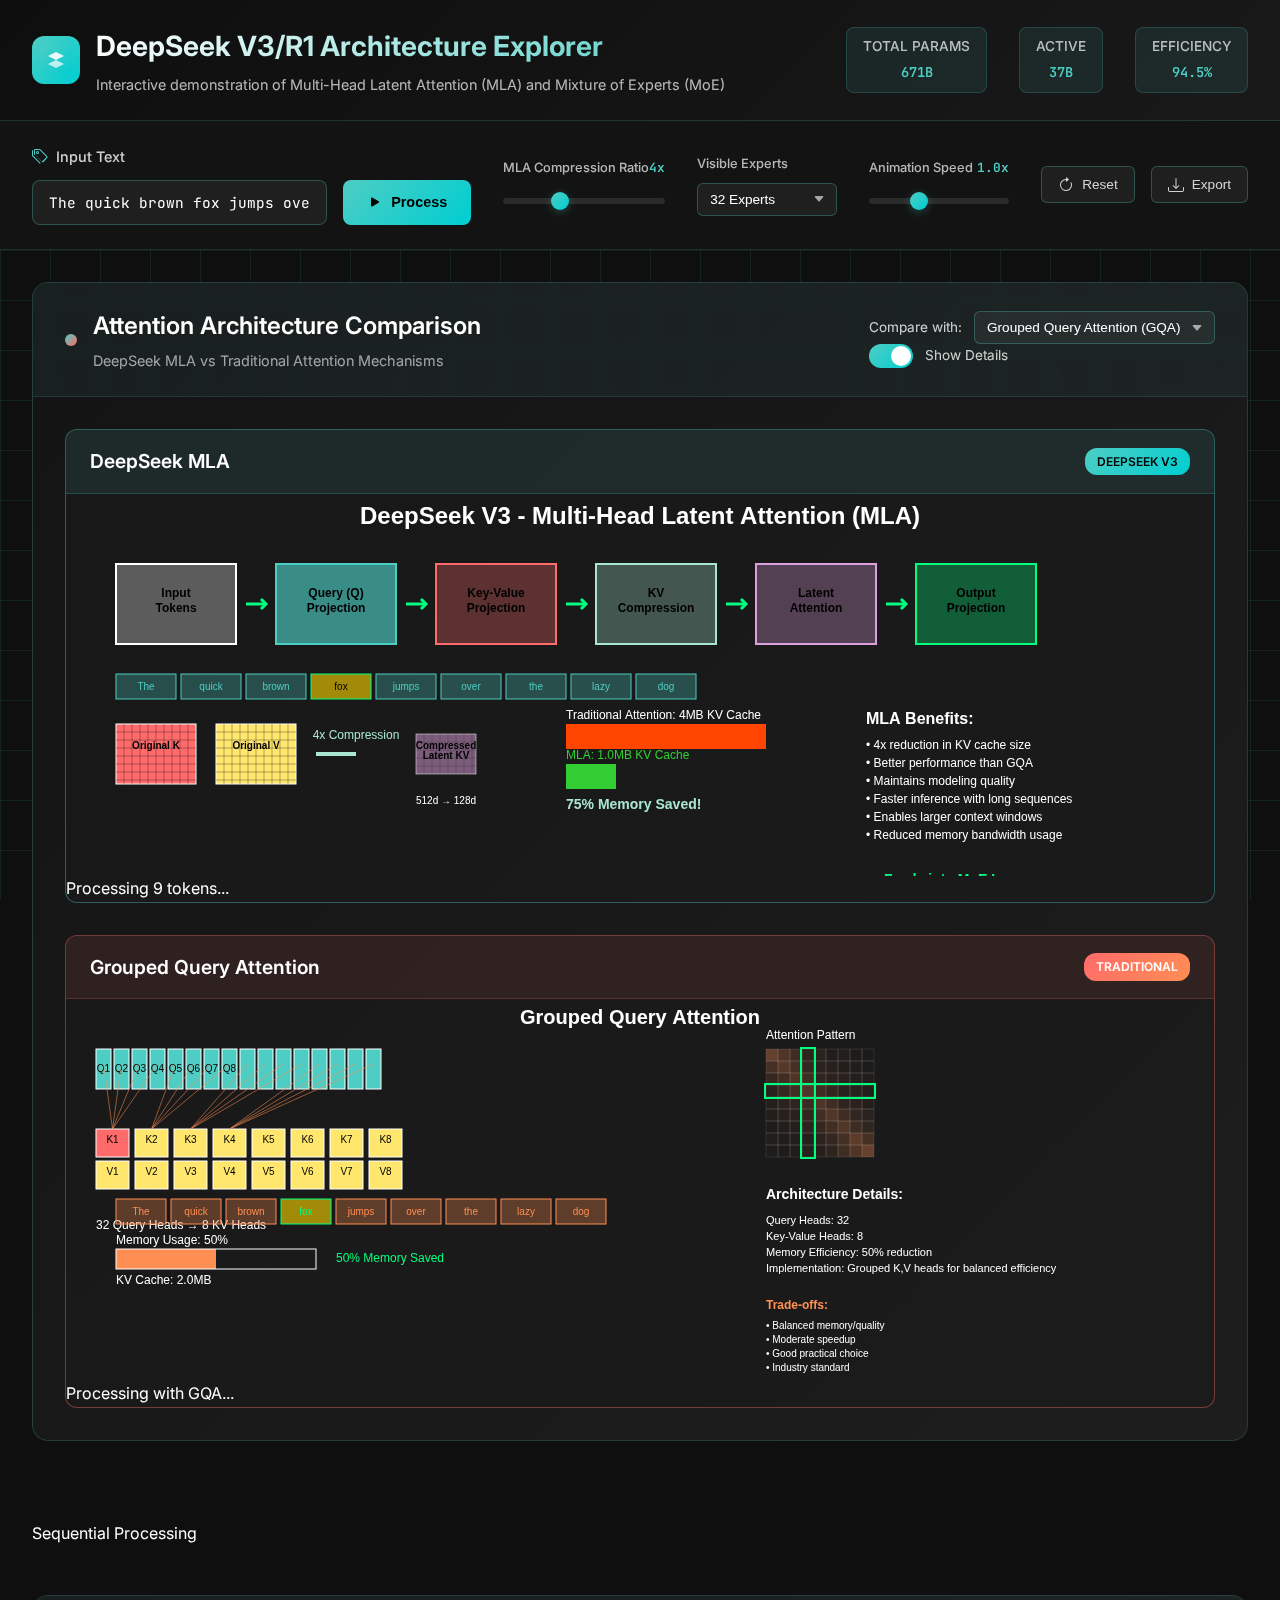
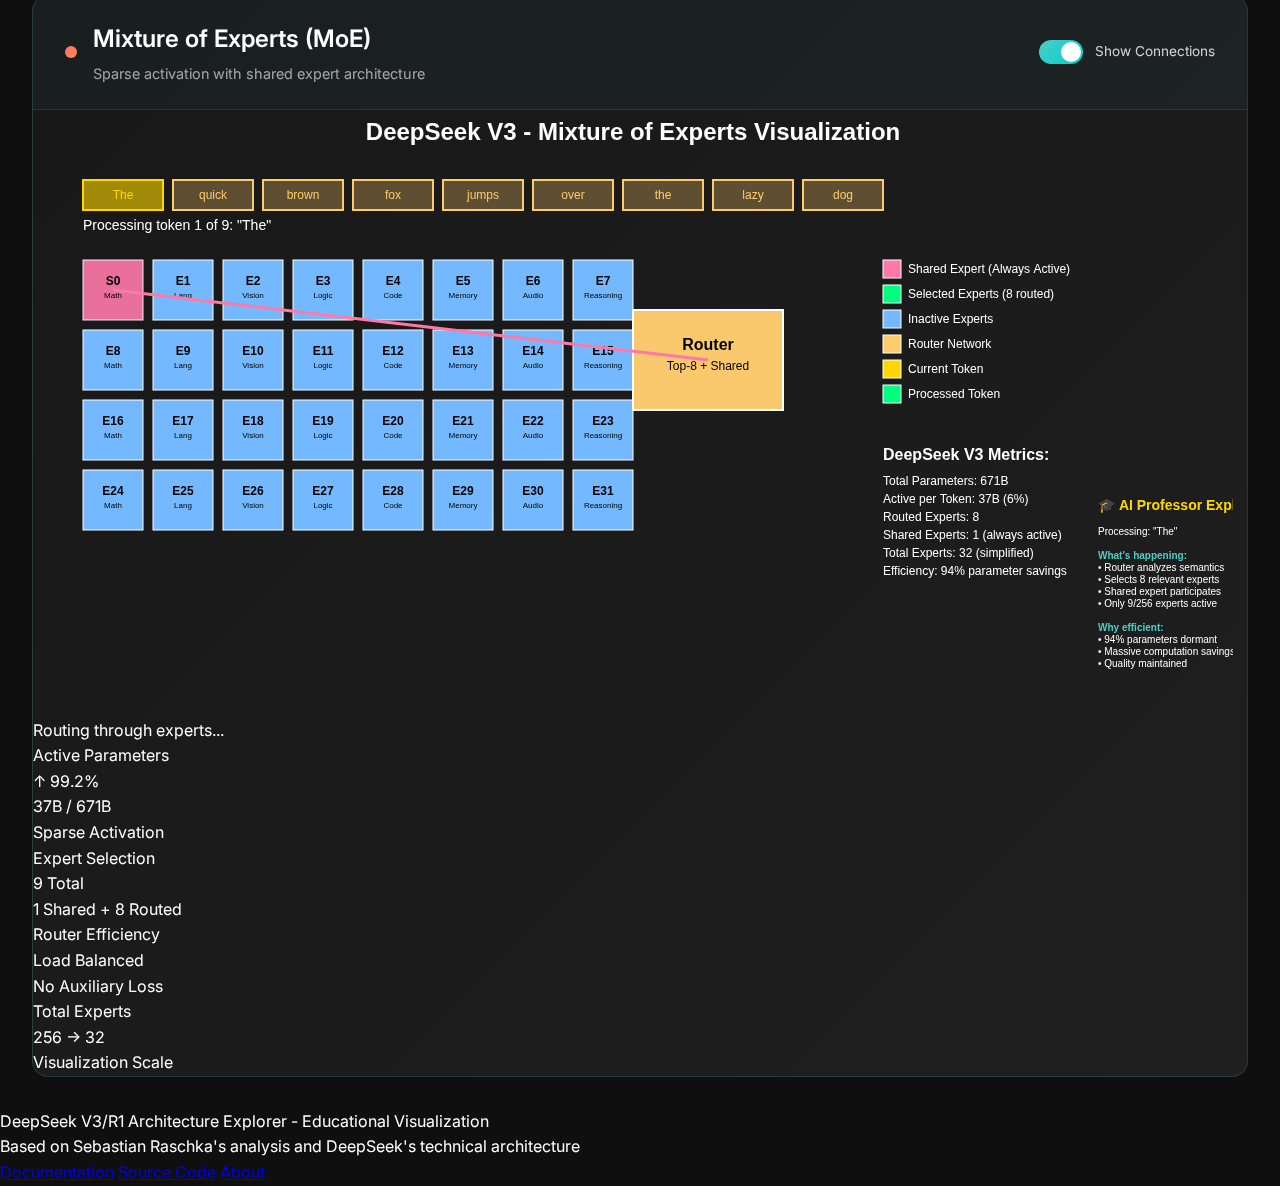
<file: deepseek/index.html>
<!DOCTYPE html>
<html lang="en">
<head>
    <meta charset="UTF-8">
    <meta name="viewport" content="width=device-width, initial-scale=1.0">
    <title>DeepSeek V3/R1 Architecture Explorer</title>
    <link href="https://fonts.googleapis.com/css2?family=JetBrains+Mono:wght@300;400;500;700&family=Inter:wght@300;400;500;600;700&display=swap" rel="stylesheet">
    <link rel="stylesheet" href="css/styles.css">
</head>
<body>
    <div class="tech-grid-background"></div>
    
    <header class="main-header">
        <div class="header-content">
            <div class="logo-section">
                <div class="logo-icon">
                    <svg width="32" height="32" viewBox="0 0 32 32" fill="none">
                        <rect width="32" height="32" rx="6" fill="url(#gradient1)"/>
                        <path d="M8 12L16 8L24 12L16 16L8 12Z" fill="white" opacity="0.9"/>
                        <path d="M8 20L16 16L24 20L16 24L8 20Z" fill="white" opacity="0.7"/>
                        <defs>
                            <linearGradient id="gradient1" x1="0%" y1="0%" x2="100%" y2="100%">
                                <stop offset="0%" style="stop-color:#4ECDC4"/>
                                <stop offset="100%" style="stop-color:#00CED1"/>
                            </linearGradient>
                        </defs>
                    </svg>
                </div>
                <div class="header-text">
                    <h1>DeepSeek V3/R1 Architecture Explorer</h1>
                    <p class="subtitle">Interactive demonstration of Multi-Head Latent Attention (MLA) and Mixture of Experts (MoE)</p>
                </div>
            </div>
            
            <div class="header-stats">
                <div class="stat-item">
                    <span class="stat-label">Total Params</span>
                    <span class="stat-value">671B</span>
                </div>
                <div class="stat-item">
                    <span class="stat-label">Active</span>
                    <span class="stat-value">37B</span>
                </div>
                <div class="stat-item">
                    <span class="stat-label">Efficiency</span>
                    <span class="stat-value">94.5%</span>
                </div>
            </div>
        </div>
    </header>

    <nav class="control-panel">
        <div class="controls-container">
            <div class="input-section">
                <div class="input-group">
                    <label for="token-input" class="input-label">
                        <svg width="16" height="16" fill="currentColor" viewBox="0 0 16 16">
                            <path d="M3 2v4.586l7 7L14.586 9l-7-7H3zM2 2a1 1 0 0 1 1-1h4.586a1 1 0 0 1 .707.293l7 7a1 1 0 0 1 0 1.414L11.586 14a1 1 0 0 1-1.414 0l-7-7A1 1 0 0 1 2 6.586V2z"/>
                            <path d="M5.5 5a.5.5 0 1 1 0-1 .5.5 0 0 1 0 1zm0 1a1.5 1.5 0 1 0 0-3 1.5 1.5 0 0 0 0 3zM1 7.086a1 1 0 0 0 .293.707L8.75 15.25l-.043.043a1 1 0 0 1-1.414 0l-7-7A1 1 0 0 1 0 7.586V3a1 1 0 0 1 1-1v5.086z"/>
                        </svg>
                        Input Text
                    </label>
                    <div class="input-wrapper">
                        <input type="text" id="token-input" placeholder="Enter text to process through DeepSeek architecture..." value="The quick brown fox jumps over the lazy dog">
                        <button id="process-btn" class="process-button">
                            <svg width="16" height="16" fill="currentColor" viewBox="0 0 16 16">
                                <path d="m11.596 8.697-6.363 3.692c-.54.313-1.233-.066-1.233-.697V4.308c0-.63.692-1.01 1.233-.696l6.363 3.692a.802.802 0 0 1 0 1.393z"/>
                            </svg>
                            Process
                        </button>
                    </div>
                </div>
            </div>
            
            <div class="parameters-section">
                <div class="param-group">
                    <label for="compression-slider" class="param-label">
                        <span class="label-text">MLA Compression Ratio</span>
                        <span class="param-value" id="compression-value">4x</span>
                    </label>
                    <div class="slider-container">
                        <input type="range" id="compression-slider" min="2" max="8" value="4" class="param-slider">
                        <div class="slider-track"></div>
                    </div>
                </div>
                
                <div class="param-group">
                    <label for="expert-count" class="param-label">
                        <span class="label-text">Visible Experts</span>
                    </label>
                    <div class="select-wrapper">
                        <select id="expert-count" class="param-select">
                            <option value="16">16 Experts</option>
                            <option value="24">24 Experts</option>
                            <option value="32" selected>32 Experts</option>
                        </select>
                        <svg class="select-arrow" width="12" height="12" fill="currentColor" viewBox="0 0 16 16">
                            <path d="M7.247 11.14 2.451 5.658C1.885 5.013 2.345 4 3.204 4h9.592a1 1 0 0 1 .753 1.659l-4.796 5.48a1 1 0 0 1-1.506 0z"/>
                        </svg>
                    </div>
                </div>
                
                <div class="param-group">
                    <label class="param-label">
                        <span class="label-text">Animation Speed</span>
                        <span class="param-value">1.0x</span>
                    </label>
                    <div class="slider-container">
                        <input type="range" id="speed-slider" min="0.5" max="2" step="0.1" value="1" class="param-slider">
                        <div class="slider-track"></div>
                    </div>
                </div>
            </div>
            
            <div class="action-buttons">
                <button id="reset-btn" class="action-button secondary">
                    <svg width="16" height="16" fill="currentColor" viewBox="0 0 16 16">
                        <path d="M8 3a5 5 0 1 0 4.546 2.914.5.5 0 0 1 .908-.417A6 6 0 1 1 8 2v1z"/>
                        <path d="M8 4.466V.534a.25.25 0 0 1 .41-.192l2.36 1.966c.12.1.12.284 0 .384L8.41 4.658A.25.25 0 0 1 8 4.466z"/>
                    </svg>
                    Reset
                </button>
                <button id="export-btn" class="action-button secondary">
                    <svg width="16" height="16" fill="currentColor" viewBox="0 0 16 16">
                        <path d="M.5 9.9a.5.5 0 0 1 .5.5v2.5a1 1 0 0 0 1 1h12a1 1 0 0 0 1-1v-2.5a.5.5 0 0 1 1 0v2.5a2 2 0 0 1-2 2H2a2 2 0 0 1-2-2v-2.5a.5.5 0 0 1 .5-.5z"/>
                        <path d="M7.646 11.854a.5.5 0 0 0 .708 0l3-3a.5.5 0 0 0-.708-.708L8.5 10.293V1.5a.5.5 0 0 0-1 0v8.793L5.354 8.146a.5.5 0 1 0-.708.708l3 3z"/>
                    </svg>
                    Export
                </button>
            </div>
        </div>
    </nav>

    <main class="app-container">
        <!-- Architecture Comparison Section -->
        <section class="architecture-section comparison-section">
            <div class="section-header">
                <div class="section-title">
                    <div class="title-icon comparison-icon"></div>
                    <div class="title-content">
                        <h2>Attention Architecture Comparison</h2>
                        <p class="section-description">DeepSeek MLA vs Traditional Attention Mechanisms</p>
                    </div>
                </div>
                <div class="section-controls">
                    <div class="architecture-selector">
                        <label for="comparison-arch">Compare with:</label>
                        <div class="select-wrapper">
                            <select id="comparison-arch" class="param-select">
                                <option value="gqa" selected>Grouped Query Attention (GQA)</option>
                                <option value="mqa">Multi-Query Attention (MQA)</option>
                                <option value="mha">Multi-Head Attention (MHA)</option>
                            </select>
                            <svg class="select-arrow" width="12" height="12" fill="currentColor" viewBox="0 0 16 16">
                                <path d="M7.247 11.14 2.451 5.658C1.885 5.013 2.345 4 3.204 4h9.592a1 1 0 0 1 .753 1.659l-4.796 5.48a1 1 0 0 1-1.506 0z"/>
                            </svg>
                        </div>
                    </div>
                    <div class="toggle-switch">
                        <input type="checkbox" id="comparison-details" checked>
                        <label for="comparison-details">Show Details</label>
                    </div>
                </div>
            </div>
            
            <div class="comparison-container">
                <div class="architecture-panel mla-panel">
                    <div class="panel-header">
                        <h3>DeepSeek MLA</h3>
                        <div class="architecture-badge mla">DeepSeek V3</div>
                    </div>
                    <div class="visualization-container">
                        <canvas id="mla-canvas" width="1200" height="400"></canvas>
                        <div class="visualization-overlay">
                            <div class="processing-indicator" id="mla-indicator">
                                <div class="indicator-dot"></div>
                                <span>Processing tokens...</span>
                            </div>
                        </div>
                    </div>
                </div>
                
                <div class="architecture-panel comparison-panel">
                    <div class="panel-header">
                        <h3 id="comparison-title">Grouped Query Attention</h3>
                        <div class="architecture-badge comparison" id="comparison-badge">Traditional</div>
                    </div>
                    <div class="visualization-container">
                        <canvas id="comparison-canvas" width="1200" height="400"></canvas>
                        <div class="visualization-overlay">
                            <div class="processing-indicator" id="comparison-indicator">
                                <div class="indicator-dot"></div>
                                <span>Processing tokens...</span>
                            </div>
                        </div>
                    </div>
                </div>
            </div>
        </section>

        <!-- Analytics Section -->
        <!-- <section class="architecture-section analytics-section">
            <div class="section-header">
                <div class="section-title">
                    <div class="title-icon analytics-icon"></div>
                    <div class="title-content">
                        <h2>Performance Analytics</h2>
                        <p class="section-description">Comparative metrics and efficiency analysis</p>
                    </div>
                </div>
            </div>
            
            <div class="analytics-container">
                <div class="analytics-grid">
                    <div class="analytics-panel memory-panel">
                        <h4>Memory Usage Comparison</h4>
                        <canvas id="memory-chart" width="400" height="200"></canvas>
                        <div class="chart-legend">
                            <div class="legend-item mla"><span class="legend-dot"></span>DeepSeek MLA</div>
                            <div class="legend-item comparison"><span class="legend-dot"></span><span id="comparison-legend">GQA</span></div>
                        </div>
                    </div>
                    
                    <div class="analytics-panel performance-panel">
                        <h4>Performance Metrics</h4>
                        <canvas id="performance-chart" width="400" height="200"></canvas>
                        <div class="performance-stats">
                            <div class="stat-row">
                                <span class="stat-label">Inference Speed:</span>
                                <span class="stat-value" id="speed-comparison">2.3x faster</span>
                            </div>
                            <div class="stat-row">
                                <span class="stat-label">Memory Efficiency:</span>
                                <span class="stat-value" id="memory-efficiency">75% reduction</span>
                            </div>
                            <div class="stat-row">
                                <span class="stat-label">Quality Score:</span>
                                <span class="stat-value" id="quality-score">98.5% maintained</span>
                            </div>
                        </div>
                    </div>
                    
                    <div class="analytics-panel summary-panel">
                        <h4>Architecture Summary</h4>
                        <div class="summary-grid">
                            <div class="summary-item mla-summary">
                                <h5>DeepSeek MLA</h5>
                                <ul class="feature-list">
                                    <li>4x KV cache compression</li>
                                    <li>Latent space mapping</li>
                                    <li>Superior long sequences</li>
                                    <li>Maintains quality</li>
                                </ul>
                            </div>
                            <div class="summary-item comparison-summary">
                                <h5 id="comparison-summary-title">GQA</h5>
                                <ul class="feature-list" id="comparison-features">
                                    <li>Grouped key-value heads</li>
                                    <li>Moderate memory savings</li>
                                    <li>Simple implementation</li>
                                    <li>Balanced trade-offs</li>
                                </ul>
                            </div>
                        </div>
                    </div>
                </div>
            </div>
        </section> -->

        <!-- Integration Arrow -->
        <div class="integration-arrow">
            <div class="arrow-line"></div>
            <div class="arrow-head"></div>
            <div class="integration-label">Sequential Processing</div>
        </div>

        <!-- MoE Section -->
        <section class="architecture-section moe-section">
            <div class="section-header">
                <div class="section-title">
                    <div class="title-icon moe-icon"></div>
                    <div class="title-content">
                        <h2>Mixture of Experts (MoE)</h2>
                        <p class="section-description">Sparse activation with shared expert architecture</p>
                    </div>
                </div>
                <div class="section-controls">
                    <div class="toggle-switch">
                        <input type="checkbox" id="moe-details" checked>
                        <label for="moe-details">Show Connections</label>
                    </div>
                </div>
            </div>
            
            <div class="visualization-container">
                <canvas id="moe-canvas" width="1200" height="600"></canvas>
                <div class="visualization-overlay">
                    <div class="processing-indicator" id="moe-indicator">
                        <div class="indicator-dot"></div>
                        <span>Routing experts...</span>
                    </div>
                </div>
            </div>
            
            <div class="metrics-panel">
                <div class="metric-card primary">
                    <div class="metric-header">
                        <span class="metric-label">Active Parameters</span>
                        <div class="metric-trend up">↑ 94.5%</div>
                    </div>
                    <div class="metric-value" id="active-params">37B / 671B</div>
                    <div class="metric-subtitle">Sparse Activation</div>
                </div>
                
                <div class="metric-card">
                    <div class="metric-header">
                        <span class="metric-label">Expert Selection</span>
                    </div>
                    <div class="metric-value" id="selected-experts">9 Total</div>
                    <div class="metric-subtitle">1 Shared + 8 Routed</div>
                </div>
                
                <div class="metric-card">
                    <div class="metric-header">
                        <span class="metric-label">Router Efficiency</span>
                    </div>
                    <div class="metric-value">Load Balanced</div>
                    <div class="metric-subtitle">No Auxiliary Loss</div>
                </div>
                
                <div class="metric-card">
                    <div class="metric-header">
                        <span class="metric-label">Total Experts</span>
                    </div>
                    <div class="metric-value">256 → 32</div>
                    <div class="metric-subtitle">Visualization Scale</div>
                </div>
            </div>
        </section>
    </main>

    <footer class="app-footer">
        <div class="footer-content">
            <div class="footer-info">
                <p>DeepSeek V3/R1 Architecture Explorer - Educational Visualization</p>
                <p class="footer-note">Based on Sebastian Raschka's analysis and DeepSeek's technical architecture</p>
            </div>
            <div class="footer-links">
                <a href="#" class="footer-link">Documentation</a>
                <a href="#" class="footer-link">Source Code</a>
                <a href="#" class="footer-link">About</a>
            </div>
        </div>
    </footer>

    <script src="js/mla.js"></script>
    <script src="js/moe.js"></script>
    <script src="js/comparison.js"></script>
    <script src="js/analytics.js"></script>
    <script src="js/main.js"></script>
</body>
</html>
</file>
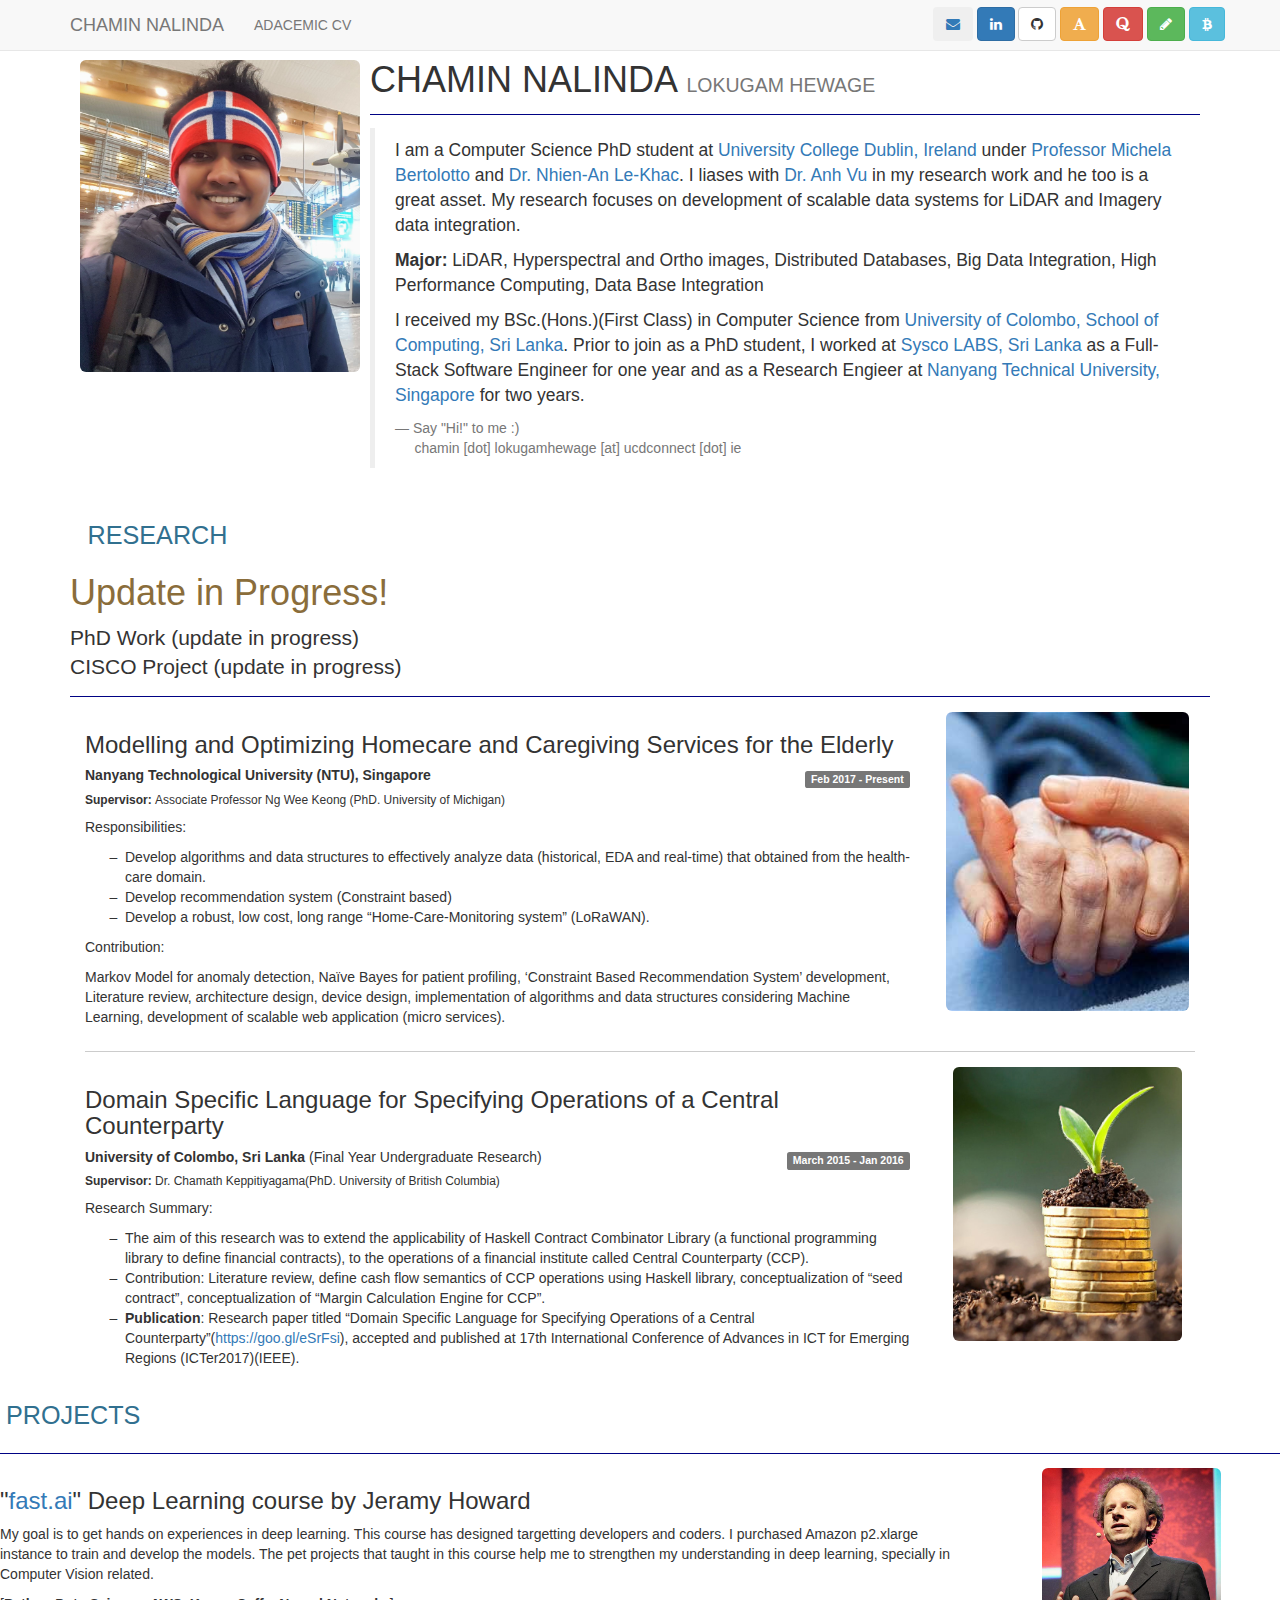
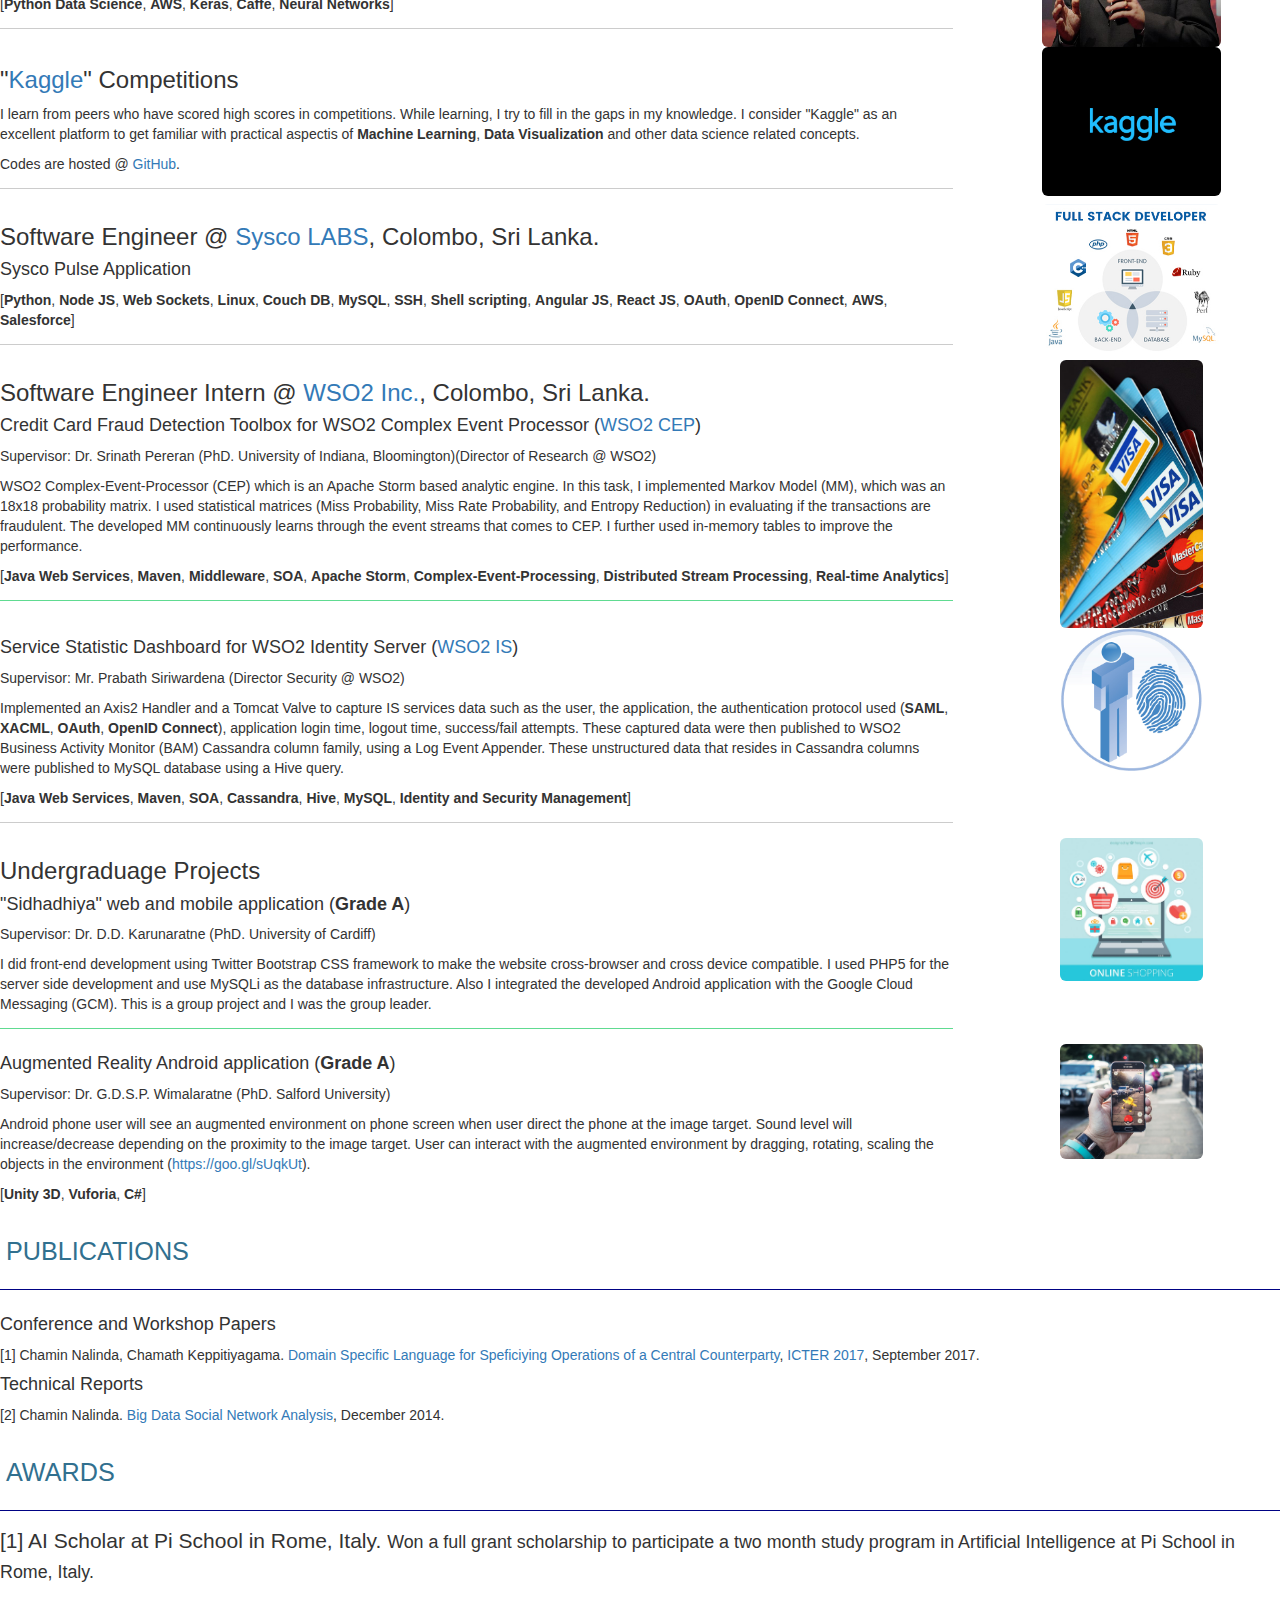
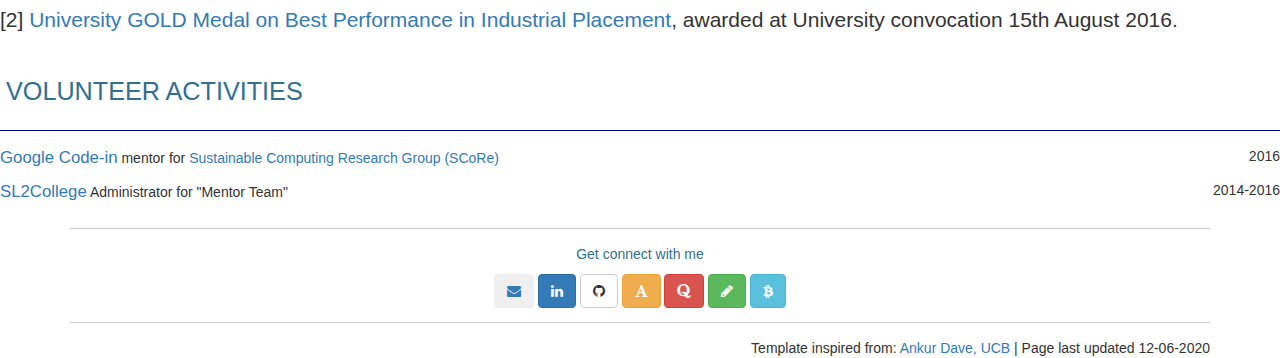
<file: index-or.html>
<!DOCTYPE html>
<html lang="en">
<head>
    <meta charset="utf-8">
    <meta http-equiv="X-UA-Compatible" content="IE=edge">
    <meta name="viewport" content="width=device-width, initial-scale=1">
    <!-- The above 3 meta tags *must* come first in the head; any other head content must come *after* these tags -->
    <title>Chamin Nalinda</title>

    <!-- Bootstrap -->
    <link href="css/bootstrap.css" rel="stylesheet">
    <link href="css/styles.css" rel="stylesheet">
 
    <link href="css/font-awesome.min.css" rel="stylesheet">
   <style>
        div.contentbox {
            background: #FFF;
            height: 500px;
            margin: 20px;
            font-size: 28px;
            border: #CCC 1px dashed;
        }
    </style>
    <!-- HTML5 shim and Respond.js for IE8 support of HTML5 elements and media queries -->
    <!-- WARNING: Respond.js doesn't work if you view the page via file:// -->
    <!--[if lt IE 9]>

    <script src="https://oss.maxcdn.com/html5shiv/3.7.3/html5shiv.min.js"></script>
    <script src="https://oss.maxcdn.com/respond/1.4.2/respond.min.js"></script>
    <script src="js/autoScrollTo.js"></script>

    <![endif]-->
    <!-- <script src="js/autoScrollTo.js"></script> -->
</head>
<body>
<div class="navbar navbar-default navbar-fixed-top">
    <div class="container">
        <div class="navbar-header"><a class="navbar-brand" href="https://0xchamin.github.io/chamin.github.io/">CHAMIN NALINDA</a>
            <a class="navbar-toggle" data-toggle="collapse" data-target=".navbar-collapse">
                <span class="icon-bar"></span>
                <span class="icon-bar"></span>
                <span class="icon-bar"></span>
            </a>
        </div>
        <div class="navbar-collapse collapse">
            <ul class="nav navbar-nav">
                <!-- <li><a href="">PROFILE</a></li> -->
                <li><a href="#">ADACEMIC CV</a></li>
                <!-- <li><a href="#">PROJECTS</a></li>
                <li><a href="#">PUBLICATIONS</a></li> -->
            </ul>
            <div class="navbar-right">
                <!-- Standard button -->
                <div id="social-buttons">

                    <!-- Indicates a successful or positive action -->
                    <!--<button type="button" class="btn btn-success"><i class="fa fa-quora" aria-hidden="true"></i>-->
                    <!--</button>-->
                    <a href="mailto:chmk90@gmail.com?Subject=Hello%20Chamin" target="_top"><button type="button" class="btn" data-toggle="tooltip" data-placement="bottom" title="Email me: chmk90@gmail.com"><i class="fa fa-envelope" aria-hidden="true"></i>
                    </button></a>
                    <a href="https://www.linkedin.com/in/chaminnalinda/" target="_blank"><button type="button" class="btn btn-primary" data-toggle="tooltip" data-placement="bottom" title="Connect with me on LinkedIn"><i class="fa fa-linkedin" aria-hidden="true"></i>
                    </button></a>

                    <a href="https://github.com/0xchamin" target="_blank"><button type="button" class="btn btn-default" data-toggle="tooltip" data-placement="bottom" title="View my GitHub"><i class="fa fa-github" aria-hidden="true"></i>
                    </button></a>
                    <!-- Contextual button for informational alert messages -->
                    <!-- Indicates caution should be taken with this action -->
                    <a href="https://independent.academia.edu/ChaminNalinda" target="_blank"><button type="button" class="btn btn-warning" data-toggle="tooltip" data-placement="bottom" title="Follow me on Academia.edu"><i class="fa fa-font" aria-hidden="true"></i></button></a>

                    <!-- Indicates a dangerous or potentially negative action -->
                    <a href="https://www.quora.com/profile/Chamin-Nalinda" target="_blank"><button type="button" class="btn btn-danger" data-toggle="tooltip" data-placement="bottom" title="Follow me on Quora"><i class="fa fa-quora" aria-hidden="true"></i></button></a>
                    <a href="https://medium.com/@chaminn" target="_blank"><button type="button" class="btn btn-success" data-toggle="tooltip" data-placement="bottom" title="Follow me on Medium"><i class="fa fa-pencil" aria-hidden="true"></i></button></a>
                    <a href="http://techspiro.blogspot.com/" target="_blank"><button type="button" class="btn btn-info" data-toggle="tooltip" data-placement="bottom" title="View my Blogger"><i class="fa fa-bitcoin" aria-hidden="true"></i></button></a>

                </div><!-- /social-buttons -->
            </div>
        </div>
    </div><!-- /container -->
</div><!--/fixed-top-nav -->
<div class="container">
    <div class="row">
        <div class="col-sm-12">
            <div id="about-me">
                <div class="media">
                    <a class="pull-left" href="https://0xchamin.github.io/chamin.github.io/">
                        <img class="media-object img-responsive img-rounded" src="img/chamin-1.jpg" style="height:auto; width: 280px;">
                        <!-- <h5 >BSc Computer Science

                        </br/> (First Class (Hons))</h5> -->
                        <!-- <h4 class="media-heading"><small>BSc Computer Science</small>

                        </br/><big>First Class (Hons))</big></h4> -->
                    </a>

                    <!--<h4>Research Engineer</h4>-->
                    <!--<h3>Nanyang Technological University</h3>-->
                    <div class="media-body">
                        <h2 class="media-heading"><big>CHAMIN NALINDA</big> <small>LOKUGAM HEWAGE </small></h2>
                     <!--  <h4 class="lead"><span class="text-warning">GOLD</span> Medalist (Best Performance in Industrial Placement)</h4> --> 

                        <hr style="height:0.5px;border:none;color:#000284;background-color:#000284;" />
                        <blockquote>
                            <p>I am a Computer Science PhD student at <a href="https://www.ucd.ie/" target="_blank">University College Dublin, Ireland</a> under <a href="https://people.ucd.ie/michela.bertolotto" target="_blank">Professor Michela Bertolotto</a> and <a href="https://www.cs.ucd.ie/AcademicProfile/NhienAnLeKhac/" target="_blank">Dr. Nhien-An Le-Khac</a>. I liases with <a href="http://av-vo.com/" target="_blank">Dr. Anh Vu</a> in my research work and he too is a great asset.

                              My research focuses on development of scalable data systems for LiDAR and Imagery data integration.</p> 
                            
                              <p><strong>Major:</strong> LiDAR, Hyperspectral and Ortho images, Distributed Databases, Big Data Integration, High Performance Computing, Data Base Integration </p>

                            <p>I received my BSc.(Hons.)(First Class) in Computer Science from <a href="https://ucsc.cmb.ac.lk/" target="_blank">University of Colombo, School of Computing, Sri Lanka</a>. Prior to join as a PhD student, I worked at <a href="https://www.syscolabs.com/" target="_blank">Sysco LABS, Sri Lanka</a> as a Full-Stack Software Engineer for one year and as a Research Engieer at <a href="https://www.ntu.edu.sg/Pages/home.aspx" target="_blank">Nanyang Technical University, Singapore</a> for two years.</p>

                            
                            <footer>Say "Hi!" to me :)<br/>&nbsp;&nbsp;&nbsp;&nbsp; chamin [dot] lokugamhewage [at] ucdconnect [dot] ie
                            </footer>
                            <span class="pull-left visible-sm ">
                              <!-- Indicates a successful or positive action -->
                              <!--<button type="button" class="btn btn-success"><i class="fa fa-quora" aria-hidden="true"></i>-->
                              <!--</button>-->
                              <a href="mailto:chmk90@gmail.com?Subject=Hello%20Chamin" target="_top"><button type="button" class="btn" data-toggle="tooltip" data-placement="bottom" title="Email me: chmk90@gmail.com"><i class="fa fa-envelope" aria-hidden="true"></i>
                              </button></a>

                              <a href="https://www.linkedin.com/in/chaminnalinda/" target="_blank"><button type="button" class="btn btn-primary" data-toggle="tooltip" data-placement="bottom" title="Connect with me on LinkedIn"><i class="fa fa-linkedin" aria-hidden="true"></i>
                              </button></a>

                              <a href="https://github.com/0xchamin" target="_blank"><button type="button" class="btn btn-default" data-toggle="tooltip" data-placement="bottom" title="View my GitHub"><i class="fa fa-github" aria-hidden="true"></i>
                              </button></a>
                              <!-- Contextual button for informational alert messages -->
                              <!-- Indicates caution should be taken with this action -->
                              <a href="https://independent.academia.edu/ChaminNalinda" target="_blank"><button type="button" class="btn btn-warning" data-toggle="tooltip" data-placement="bottom" title="Follow me on Academia.edu"><i class="fa fa-font" aria-hidden="true"></i></button></a>

                              <!-- Indicates a dangerous or potentially negative action -->
                              <a href="https://www.quora.com/profile/Chamin-Nalinda" target="_blank"><button type="button" class="btn btn-danger" data-toggle="tooltip" data-placement="bottom" title="Follow me on Quora"><i class="fa fa-quora" aria-hidden="true"></i></button></a>
                              <a href="https://medium.com/@chaminn" target="_blank"><button type="button" class="btn btn-success" data-toggle="tooltip" data-placement="bottom" title="Follow me on Medium"><i class="fa fa-pencil" aria-hidden="true"></i></button></a>
                              <a href="http://techspiro.blogspot.com/" target="_blank"><button type="button" class="btn btn-info" data-toggle="tooltip" data-placement="bottom" title="View my Blogger"><i class="fa fa-bitcoin" aria-hidden="true"></i></button></a>

                            </span>



                            <div >

                            </div><!--/social -->
                        </blockquote>

                    </div>
                </div>
            </div>
        </div>

    </div><!--/row About Me -->

    
      <!-- 
      <h3 class="lead"><span class="text-info">&nbsp;&nbsp;&nbsp;<big>LATEST</big></span>  </h3>
        <hr style="border-top: 1px solid #000284;"/>
        <div class="col-sm-12 customClass" >
          <h3>I was awarded with the full grant to participate 8 weeks study program in <a href="http://picampus-school.com/programme/school-of-ai/" target="_blank">Artificial Intelligence</a> by <a href="http://picampus-school.com/" target="_blank">PI School in Rome, Italy.</a></h3>
          <p>
            After series of technical and non-technical interview process, I was awarded with the full grant to participate. My last interview was with <a href="http://mlg.eng.cam.ac.uk/sebastien/" target="_blank">Mr. Sebastien Bratieres, one of the leading personnel in Cambridge University Machine Learning Group</a>.
          </p>
          <img style="vertical-align: middle; height:36%; width:36%; border:1px solid blue" class="media-object img-responsive " src="img/schol.PNG">
        </div>/latest -->
      <h3 class="lead"><span class="text-info">&nbsp;&nbsp;&nbsp;<big>RESEARCH</big></span>  </h3>

      <h1 class="text-warning">Update in Progress!</h1>

      <span class="lead">PhD Work (update in progress)</span><br/>
      <span class="lead">CISCO Project (update in progress)</span>
        <hr style="border-top: 1px solid #000284;"/>

      <div class="col-sm-9 customClass" >

        <h3>Modelling and Optimizing Homecare and Caregiving Services for the Elderly </h3>
        <div class="pull-right"><span class="label label-default">Feb 2017 - Present</span></div>
        <h5><strong>Nanyang Technological University (NTU), Singapore</strong></h5>

        <h6><strong>Supervisor: </strong>Associate Professor Ng Wee Keong (PhD. University of Michigan)</h6>
        <p>
          Responsibilities:
        </p>
        <ul>
          <li>
            Develop algorithms and data structures to effectively analyze data (historical, EDA and real-time)
that obtained from the health-care domain.
          </li>
          <li>
            Develop recommendation system (Constraint based)
          </li>
          <li>
            Develop a robust, low cost, long range “Home-Care-Monitoring system” (LoRaWAN).
          </li>
        </ul>
   <p>
     Contribution: </p>
     <p>
 Markov Model for anomaly detection, Naïve Bayes for patient profiling, ‘Constraint
     Based Recommendation System’ development, Literature review, architecture design, device
     design, implementation of algorithms and data structures considering Machine Learning,
     development of scalable web application (micro services).
   </p>
   <!-- <div>
<span class="badge">Posted 2012-08-02 20:47:04</span><div class="pull-right"><span class="label label-default">alice</span> <span class="label label-primary">story</span> <span class="label label-success">blog</span> <span class="label label-info">personal</span> <span class="label label-warning">Warning</span>
<span class="label label-danger">Danger</span></div>

    </div> -->

      </div>
      <div class="col-sm-3 hidden-xs">

        <img style="vertical-align: middle; height:95%; width:95%;" class="media-object img-responsive img-rounded" src="img/2.jpg">
</h4>
      </div>
      <div class="col-sm-12">
        <hr />
      </div>


      <div class="col-sm-9 customClass">
        <h3>Domain Specific Language for Specifying Operations of a Central Counterparty </h3>
        <div class="pull-right"><span class="label label-default">March 2015 - Jan 2016</span></div>
        <h5><strong>University of Colombo, Sri Lanka </strong> (Final Year Undergraduate Research)</h5>
        <h6><strong>Supervisor: </strong>Dr. Chamath Keppitiyagama(PhD. University of British Columbia)</h6>
        <p>
          Research Summary:
        </p>
        <ul>
          <li>
            The aim of this research was to extend the applicability of Haskell Contract Combinator Library (a
functional programming library to define financial contracts), to the operations of a financial institute
called Central Counterparty (CCP).
          </li>
          <li>
            Contribution: Literature review, define cash flow semantics of CCP operations using Haskell library,
conceptualization of “seed contract”, conceptualization of “Margin Calculation Engine for CCP”.
          </li>
          <li>
            <strong>Publication</strong>: Research paper titled “Domain Specific Language for Specifying
Operations of a Central Counterparty”(<a href="https://goo.gl/eSrFsi" target="_blank">https://goo.gl/eSrFsi</a>), accepted and
published at 17th International Conference of Advances in ICT for Emerging Regions
(ICTer2017)(IEEE).
          </li>
        </ul>

      </div>
      <div class="col-sm-3 hidden-xs">
  <img style="vertical-align: middle; height:90%; width:90%;" class="media-object img-responsive img-rounded" src="img/3.jpg">
      </div>


    </div><!-- /row research-->

    <div class="row">

      <h3 class="lead"><span class="text-info"><big>&nbsp;&nbsp;&nbsp;PROJECTS</big></span> </h3>
      <hr style="height:0.5px;border:none;color:#000284;background-color:#000284;" />
      <!-- <hr style="height:0.5px;border:none;color:#000284;background-color:#000284;" /> -->

      <div class="col-sm-9">
        <h3>"<a href="http://www.fast.ai/">fast.ai</a>" Deep Learning course by Jeramy Howard </h3>
        <p> My goal is to get hands on experiences in deep
learning. This course has designed targetting developers and coders. I purchased Amazon p2.xlarge instance to
train and develop the models. The pet projects that taught in this course help me to strengthen my
understanding in deep learning, specially in Computer Vision related.
        </p>
        <p>
          [<strong>Python Data Science</strong>, <strong>AWS</strong>, <strong>Keras</strong>, <strong>Caffe</strong>, <strong>Neural Networks</strong>]
        </p>
        <hr />


      <!-- <p>
      Contribution: </p>
      <p>
      Markov Model for anomaly detection, Naïve Bayes for patient profiling, ‘Constraint
      Based Recommendation System’ development, Literature review, architecture design, device
      design, implementation of algorithms and data structures considering Machine Learning,
      development of scalable web application (micro services).
      </p> -->
      <!-- <div>
      <span class="badge">Posted 2012-08-02 20:47:04</span><div class="pull-right"><span class="label label-default">alice</span> <span class="label label-primary">story</span> <span class="label label-success">blog</span> <span class="label label-info">personal</span> <span class="label label-warning">Warning</span>
      <span class="label label-danger">Danger</span></div>
      </div> -->
      </div>
      <div class="col-sm-3 hidden-xs">
  <img style=" height:60%; width:60%;" class="media-object img-responsive img-center img-rounded" src="img/jeremy.jpg">
      </div>

      <div class="col-sm-9">
        <h3>"<a href="https://www.kaggle.com/">Kaggle</a>" Competitions </h3>
        <p>
          I learn from peers who have scored high scores in competitions. While learning, I try to fill in the gaps in my knowledge. I consider "Kaggle" as an excellent platform to get familiar with practical aspectis of <strong>Machine Learning</strong>, <strong>Data Visualization</strong> and other data science related concepts.
        </p>
        <p>
          Codes are hosted @ <a href="https://github.com/0xchamin" target="_blank">GitHub</a>.
        </p>
        <hr/>

      </div>
      <div class="col-sm-3 hidden-xs">
    <img style=" height:60%; width:60%;" class="media-object img-responsive img-center img-rounded" src="img/kaggle.png">
      </div>

      <div class="col-sm-9">
        <h3>Software Engineer @ <a href="http://syscolabs.lk/">Sysco LABS</a>, Colombo, Sri Lanka.</h3>
        <h4>
Sysco Pulse Application
        </h4>
        <p><!-- 
          Mainly contributed in front-end, back-end development, “Salesforce” API integration, Python client authentication using OAuth, network optimization through secure web sockets (WSS), product feature implementation to execute Python and Shell commands remotely through HTTS and WSS. -->
</p><p>

[<strong>Python</strong>, <strong>Node JS</strong>, <strong>Web Sockets</strong>, <strong>Linux</strong>, <strong>Couch DB</strong>, <strong>MySQL</strong>, <strong>SSH</strong>, <strong>Shell scripting</strong>, <strong>Angular JS</strong>, <strong>React JS</strong>, <strong>OAuth</strong>, <strong>OpenID Connect</strong>, <strong>AWS</strong>, <strong>Salesforce</strong>]
        </p>
        <hr/>

      </div>
      <div class="col-sm-3 hidden-xs">
    <img style=" height:60%; width:60%;" class="media-object img-responsive img-center img-rounded" src="img/fullstack.jpg">
      </div>

      <div class="col-sm-9 customClass">
        <h3>Software Engineer Intern @ <a href="http://wso2.com/">WSO2 Inc.</a>, Colombo, Sri Lanka.</h3>
        <h4>
    Credit Card Fraud Detection Toolbox for WSO2 Complex Event Processor (<a href="http://wso2.com/products/complex-event-processor/" target="_blank">WSO2 CEP</a>)
        </h4>
        <p>
          Supervisor: Dr. Srinath Pereran (PhD. University of Indiana, Bloomington)(Director of Research @ WSO2)
        </p>

<p>
  WSO2 Complex-Event-Processor (CEP) which is an Apache Storm based analytic engine. In this task, I implemented Markov Model (MM), which was an 18x18 probability matrix. I used statistical matrices (Miss Probability, Miss Rate Probability, and Entropy Reduction) in evaluating if the transactions are fraudulent. The developed MM continuously learns through the event streams that comes to CEP. I further used in-memory tables to improve the performance.

</p>
<p>

    [<strong>Java Web Services</strong>, <strong>Maven</strong>, <strong>Middleware</strong>, <strong>SOA</strong>, <strong>Apache Storm</strong>, <strong>Complex-Event-Processing</strong>, <strong>Distributed Stream Processing</strong>, <strong>Real-time Analytics</strong>]
        </p>
          <hr style="border-top: 1px solid #60db91;"/>
      </div>
      <div class="col-sm-3 hidden-xs">
    <img style=" height:48%; width:48%;" class="media-object img-responsive img-center img-rounded" src="img/cards.jpg">
      </div>

      <div class="col-sm-9">
        <h4>
        Service Statistic Dashboard for WSO2 Identity Server (<a href="https://wso2.com/identity-and-access-management" target="_blank">WSO2 IS</a>)
        </h4>
        <p>
          Supervisor: Mr. Prabath Siriwardena (Director Security @ WSO2)
        </p>

        <p>
        Implemented an Axis2 Handler and a Tomcat Valve to capture IS services data such as the user, the application, the authentication protocol used (<strong>SAML</strong>, <strong>XACML</strong>, <strong>OAuth</strong>, <strong>OpenID Connect</strong>), application login time, logout time, success/fail attempts. These captured data were then published to WSO2 Business Activity Monitor (BAM) Cassandra column family, using a Log Event Appender. These unstructured data that resides in Cassandra columns were published to MySQL database using a Hive query.
        </p>
        <p>

        [<strong>Java Web Services</strong>, <strong>Maven</strong>, <strong>SOA</strong>, <strong>Cassandra</strong>, <strong>Hive</strong>, <strong>MySQL</strong>, <strong>Identity and Security Management</strong>]
        </p>
        <hr/>

      </div>
      <div class="col-sm-3 hidden-xs">
      <img style=" height:48%; width:48%;" class="media-object img-responsive img-center img-rounded" src="img/security.jpg">
      </div>

      <div class="col-sm-9">
        <h3>Undergraduage Projects</h3>
        <h4>
          "Sidhadhiya" web and mobile application (<strong>Grade A</strong>)
  </h4>
        <p>
          Supervisor: Dr. D.D. Karunaratne (PhD. University of Cardiff)
        </p>

<p>
  I did front-end development using Twitter Bootstrap CSS framework to make the website cross-browser and cross device compatible. I used PHP5 for the server side development and use MySQLi as the database infrastructure. Also I integrated the developed Android application with the Google Cloud Messaging (GCM). This is a group project and I was the group leader.
</p>

        <hr style="border-top: 1px solid #60db91;"/>

      </div>
      <div class="col-sm-3 hidden-xs">
      <img style=" height:48%; width:48%;" class="media-object img-responsive img-center img-rounded" src="img/shopping.jpg">
      </div>

      <div class="col-sm-9">
        <h4>
          Augmented Reality Android application (<strong>Grade A</strong>)
        </h4>
        <p>
          Supervisor: Dr. G.D.S.P. Wimalaratne (PhD. Salford University)
        </p>

        <p>
          Android phone user will see an augmented environment on phone screen when user direct the phone at the image target. Sound level will increase/decrease depending on the proximity to the image target. User can interact with the augmented environment by dragging, rotating, scaling the objects in the environment (<a href="https://goo.gl/sUqkUt">https://goo.gl/sUqkUt</a>).
            </p>
            <p>
              [<strong>Unity 3D</strong>, <strong>Vuforia</strong>, <strong>C#</strong>]
            </p>
      </div>
      <div class="col-sm-3 hidden-xs">
      <img style=" height:48%; width:48%;" class="media-object img-responsive img-center img-rounded" src="img/ar.jpg">
      </div>
    </div><!-- /row projects-->

    <div class="row">




      <h3 class="lead"><span class="text-info"><big>&nbsp;&nbsp;&nbsp;PUBLICATIONS</big></span> </h3>
      <hr style="border-top: 1px solid #000284;"/>
<div class="col-sm-12">
      <h4>Conference and Workshop Papers</h4>
      <p>
        &#91;1&#93; Chamin Nalinda, Chamath Keppitiyagama. <a href="https://goo.gl/eSrFsi" target="_blank">Domain Specific Language for Speficiying Operations of a Central Counterparty</a>, <a href="http://www.icter.org/conference/" target="_blank">ICTER 2017</a>, September 2017.
      </p>

      <h4>Technical Reports</h4>
      <p>
        &#91;2&#93; Chamin Nalinda. <a href="https://goo.gl/KbbgnQ" target="_blank">Big Data Social Network Analysis</a>, December 2014.
      </p>
</div>
    </div><!-- /row publications-->

    <div class="row">

      <h3 class="lead"><span class="text-info"><big>&nbsp;&nbsp;&nbsp;AWARDS</big></span> </h3>
      <hr style="border-top: 1px solid #000284;"/>
        <div class="col-sm-12">
            <p class="lead">
                [1] AI Scholar at <a href="https://picampus-school.com/programme/school-of-ai/" target="_blank"></a>Pi School in Rome, Italy</a>. 
                <small>Won a full grant scholarship to participate a two month study program in Artificial Intelligence at Pi School in Rome, Italy.</small>
              </p>
      <p class="lead">
        &#91;2&#93; <a href="http://ucsc.cmb.ac.lk/awards-iud/#1459496947278-2a6b44bd-ae4a" target="_blank">University GOLD Medal on Best Performance in Industrial Placement</a>, awarded at University convocation 15th August 2016.
      </p>
      
</div>
    </div><!-- /row publications-->
<!-- 
    <div class="row">

        <h3 class="lead"><span class="text-info"><big>&nbsp;&nbsp;&nbsp;TECHNOLOGY EXPOSURE</big></span> </h3>
<hr style="border-top: 1px solid #000284;"/>
<div class="col-sm-12">
      <p>
        <span class="lead">Programming Languages</span>: <big>Java, Java EE, Python, JavaScript (JQuery, Node JS, Angular JS, React JS, D3), R, PHP</big>
      </p>
      <p>
        <span class="lead">Data Science</span>: <big>NumPy, SciPy, Pandas, Matplotlib, Seaborn, Plotly, SciKit-Learn, TensorFlow, Theano, Caffe, NLTK, Keras</big>
      </p>
      <p>
        <span class="lead">Distributed Systems</span>: <big>Cassandra, Hadoop, Hive, Storm, Spark</big>
      </p>
    </div>
    </div>/row tech exposure-->
    <div class="row">

        <h3 class="lead"><span class="text-info"><big>&nbsp;&nbsp;&nbsp;VOLUNTEER ACTIVITIES</big></span></h3>
<hr style="border-top: 1px solid #000284;"/>
      <!-- <hr style="height:0.5px;border:none;color:#000284;background-color:#000284;" /> -->
  <div class="col-sm-12">
      <p>
        <big><a href="https://developers.google.com/open-source/gci/" target="_blank">Google Code-in</a></big> mentor for <a href="http://www.scorelab.org/" target="_blank">Sustainable Computing Research Group (SCoRe)</a> <span class="pull-right">2016</span>
            </p>
      <p>
<big><a href="http://sl2college.org/" target="_blank">SL2College</a></big> Administrator for "Mentor Team"<span class="pull-right">2014-2016</span>
          </p>
</div>
    </div><!-- /row tech exposure-->
</div>

<div id="footer-area">

    <div class="container">

  <hr />
      <div class="text-center" id="social-buttons-2">
<p class=" text-center"><span class="text-info">Get connect with me</span> </p>
          <!-- Indicates a successful or positive action -->
          <!--<button type="button" class="btn btn-success"><i class="fa fa-quora" aria-hidden="true"></i>-->
          <!--</button>-->
          <a href="mailto:chmk90@gmail.com?Subject=Hello%20Chamin" target="_top"><button type="button" class="btn" data-toggle="tooltip" data-placement="top" title="Email me: chmk90@gmail.com"><i class="fa fa-envelope" aria-hidden="true"></i>
          </button></a>
          <a href="https://www.linkedin.com/in/chaminnalinda/" target="_blank"><button type="button" class="btn btn-primary" data-toggle="tooltip" data-placement="top" title="Connect with me on LinkedIn"><i class="fa fa-linkedin" aria-hidden="true"></i>
          </button></a>

          <a href="https://github.com/0xchamin" target="_blank"><button type="button" class="btn btn-default" data-toggle="tooltip" data-placement="top" title="View my GitHub"><i class="fa fa-github" aria-hidden="true"></i>
          </button></a>
          <!-- Contextual button for informational alert messages -->
          <!-- Indicates caution should be taken with this action -->
          <a href="https://independent.academia.edu/ChaminNalinda" target="_blank"><button type="button" class="btn btn-warning" data-toggle="tooltip" data-placement="top" title="Follow me on Academia.edu"><i class="fa fa-font" aria-hidden="true"></i></button></a>

          <!-- Indicates a dangerous or potentially negative action -->
          <a href="https://www.quora.com/profile/Chamin-Nalinda" target="_blank"><button type="button" class="btn btn-danger" data-toggle="tooltip" data-placement="top" title="Follow me on Quora"><i class="fa fa-quora" aria-hidden="true"></i></button></a>
          <a href="https://medium.com/@chaminn" target="_blank"><button type="button" class="btn btn-success" data-toggle="tooltip" data-placement="top" title="Follow me on Medium"><i class="fa fa-pencil" aria-hidden="true"></i></button></a>
          <a href="http://techspiro.blogspot.com/" target="_blank"><button type="button" class="btn btn-info" data-toggle="tooltip" data-placement="top" title="View my Blogger"><i class="fa fa-bitcoin" aria-hidden="true"></i></button></a>

      </div><!-- /social-buttons -->
      <div class="text-right" id="credits">
        <hr />
        Template inspired from: <a href="https://ankurdave.com/" target="_blank">Ankur Dave, UCB </a>| Page last updated 12-06-2020
      </div>
    </div><!--/container : footer -->
</div><!-- /footer-->


<!-- jQuery (necessary for Bootstrap's JavaScript plugins) -->



<script src="js/jquery.min.js"></script> 

<script src="js/bootstrap.js"></script>
<script src="js/autoScrollTo.js"></script> 
<script>
    $(document).ready(function(){
        $('[data-toggle="tooltip"]').tooltip();
    });
</script>

</script>
</body>
</html>
</file>
<file: css/styles.css>
ul {
  list-style-type: none;
}


.customClass > ul > li:before {
  content: "–"; /* en dash */
  position: absolute;
  margin-left: -1.1em;
}

#social-buttons{
    padding-top: 7px;
}

hr {
    display: block;
    height: 1px;
    border: 0;
    border-top: 1px solid #ccc;
    margin: 1em 0;
    padding: 0;

}


#about-me{margin: 10px;}

#creditds{
  margin-top: 25px;
}

.img-responsive {
    margin: 0 auto;
}
</file>
<file: deepseek/css/styles.css>
/* Reset and Base Styles */
* {
    margin: 0;
    padding: 0;
    box-sizing: border-box;
}

html {
    font-size: 16px;
    scroll-behavior: smooth;
}

body {
    font-family: 'Inter', -apple-system, BlinkMacSystemFont, 'Segoe UI', Roboto, sans-serif;
    background: #0f0f0f;
    color: #ffffff;
    line-height: 1.6;
    overflow-x: hidden;
    position: relative;
}

/* Technical Grid Background */
.tech-grid-background {
    position: fixed;
    top: 0;
    left: 0;
    width: 100%;
    height: 100%;
    background-image: 
        linear-gradient(rgba(76, 205, 196, 0.1) 1px, transparent 1px),
        linear-gradient(90deg, rgba(76, 205, 196, 0.1) 1px, transparent 1px);
    background-size: 50px 50px;
    z-index: -2;
    animation: grid-move 20s linear infinite;
}

@keyframes grid-move {
    0% { transform: translate(0, 0); }
    100% { transform: translate(50px, 50px); }
}

/* Header Styles */
.main-header {
    background: linear-gradient(135deg, rgba(15, 15, 15, 0.95), rgba(26, 26, 26, 0.95));
    backdrop-filter: blur(20px);
    border-bottom: 1px solid rgba(76, 205, 196, 0.2);
    padding: 1.5rem 2rem;
    position: sticky;
    top: 0;
    z-index: 100;
}

.header-content {
    display: flex;
    justify-content: space-between;
    align-items: center;
    max-width: 1400px;
    margin: 0 auto;
}

.logo-section {
    display: flex;
    align-items: center;
    gap: 1rem;
}

.logo-icon {
    display: flex;
    align-items: center;
    justify-content: center;
    width: 48px;
    height: 48px;
    border-radius: 12px;
    background: linear-gradient(135deg, #4ECDC4, #00CED1);
    animation: logo-pulse 3s ease-in-out infinite;
}

@keyframes logo-pulse {
    0%, 100% { box-shadow: 0 0 20px rgba(76, 205, 196, 0.3); }
    50% { box-shadow: 0 0 30px rgba(76, 205, 196, 0.6); }
}

.header-text h1 {
    font-size: 1.75rem;
    font-weight: 700;
    background: linear-gradient(135deg, #ffffff, #4ECDC4);
    background-clip: text;
    -webkit-background-clip: text;
    -webkit-text-fill-color: transparent;
    margin-bottom: 0.25rem;
}

.subtitle {
    font-size: 0.9rem;
    color: rgba(255, 255, 255, 0.7);
    font-weight: 400;
}

.header-stats {
    display: flex;
    gap: 2rem;
}

.stat-item {
    text-align: center;
    padding: 0.5rem 1rem;
    background: rgba(76, 205, 196, 0.1);
    border-radius: 8px;
    border: 1px solid rgba(76, 205, 196, 0.2);
}

.stat-label {
    display: block;
    font-size: 0.75rem;
    color: rgba(255, 255, 255, 0.6);
    margin-bottom: 0.25rem;
    text-transform: uppercase;
    font-weight: 500;
}

.stat-value {
    display: block;
    font-size: 1.1rem;
    font-weight: 700;
    color: #4ECDC4;
    font-family: 'JetBrains Mono', monospace;
}

/* Control Panel */
.control-panel {
    background: rgba(20, 20, 20, 0.95);
    backdrop-filter: blur(15px);
    border-bottom: 1px solid rgba(76, 205, 196, 0.15);
    padding: 1.5rem 2rem;
    position: sticky;
    top: 89px;
    z-index: 90;
}

.controls-container {
    max-width: 1400px;
    margin: 0 auto;
    display: grid;
    grid-template-columns: 1fr auto auto;
    gap: 2rem;
    align-items: center;
}

.input-section {
    flex: 1;
}

.input-group {
    display: flex;
    flex-direction: column;
    gap: 0.75rem;
}

.input-label {
    display: flex;
    align-items: center;
    gap: 0.5rem;
    font-size: 0.9rem;
    font-weight: 500;
    color: rgba(255, 255, 255, 0.8);
}

.input-label svg {
    color: #4ECDC4;
}

.input-wrapper {
    display: flex;
    gap: 1rem;
}

#token-input {
    flex: 1;
    padding: 0.75rem 1rem;
    background: rgba(255, 255, 255, 0.05);
    border: 1px solid rgba(76, 205, 196, 0.3);
    border-radius: 8px;
    color: #ffffff;
    font-size: 0.9rem;
    font-family: 'JetBrains Mono', monospace;
    transition: all 0.3s ease;
}

#token-input:focus {
    outline: none;
    border-color: #4ECDC4;
    background: rgba(255, 255, 255, 0.08);
    box-shadow: 0 0 0 3px rgba(76, 205, 196, 0.1);
}

#token-input::placeholder {
    color: rgba(255, 255, 255, 0.4);
}

.process-button {
    display: flex;
    align-items: center;
    gap: 0.5rem;
    padding: 0.75rem 1.5rem;
    background: linear-gradient(135deg, #4ECDC4, #00CED1);
    border: none;
    border-radius: 8px;
    color: #000000;
    font-weight: 600;
    font-size: 0.9rem;
    cursor: pointer;
    transition: all 0.3s ease;
}

.process-button:hover {
    transform: translateY(-2px);
    box-shadow: 0 8px 25px rgba(76, 205, 196, 0.4);
}

.process-button:active {
    transform: translateY(0);
}

.parameters-section {
    display: flex;
    gap: 2rem;
    align-items: center;
}

.param-group {
    display: flex;
    flex-direction: column;
    gap: 0.5rem;
    min-width: 140px;
}

.param-label {
    display: flex;
    justify-content: space-between;
    align-items: center;
    font-size: 0.8rem;
    color: rgba(255, 255, 255, 0.7);
    font-weight: 500;
}

.param-value {
    font-family: 'JetBrains Mono', monospace;
    color: #4ECDC4;
    font-weight: 600;
}

.slider-container {
    position: relative;
}

.param-slider {
    width: 100%;
    height: 6px;
    background: rgba(255, 255, 255, 0.1);
    border-radius: 3px;
    outline: none;
    -webkit-appearance: none;
    appearance: none;
}

.param-slider::-webkit-slider-thumb {
    -webkit-appearance: none;
    appearance: none;
    width: 18px;
    height: 18px;
    background: linear-gradient(135deg, #4ECDC4, #00CED1);
    border-radius: 50%;
    cursor: pointer;
    box-shadow: 0 2px 8px rgba(76, 205, 196, 0.3);
}

.param-slider::-moz-range-thumb {
    width: 18px;
    height: 18px;
    background: linear-gradient(135deg, #4ECDC4, #00CED1);
    border-radius: 50%;
    cursor: pointer;
    border: none;
    box-shadow: 0 2px 8px rgba(76, 205, 196, 0.3);
}

.select-wrapper {
    position: relative;
}

.param-select {
    width: 100%;
    padding: 0.5rem 2rem 0.5rem 0.75rem;
    background: rgba(255, 255, 255, 0.05);
    border: 1px solid rgba(76, 205, 196, 0.3);
    border-radius: 6px;
    color: #ffffff;
    font-size: 0.85rem;
    cursor: pointer;
    appearance: none;
}

.param-select:focus {
    outline: none;
    border-color: #4ECDC4;
    box-shadow: 0 0 0 2px rgba(76, 205, 196, 0.1);
}

.select-arrow {
    position: absolute;
    right: 0.75rem;
    top: 50%;
    transform: translateY(-50%);
    pointer-events: none;
    color: rgba(255, 255, 255, 0.6);
}

.action-buttons {
    display: flex;
    gap: 1rem;
}

.action-button {
    display: flex;
    align-items: center;
    gap: 0.5rem;
    padding: 0.6rem 1rem;
    border: 1px solid rgba(76, 205, 196, 0.3);
    border-radius: 6px;
    background: rgba(255, 255, 255, 0.05);
    color: rgba(255, 255, 255, 0.8);
    font-size: 0.85rem;
    cursor: pointer;
    transition: all 0.3s ease;
}

.action-button:hover {
    border-color: #4ECDC4;
    background: rgba(76, 205, 196, 0.1);
    color: #4ECDC4;
}

/* Main Container */
.app-container {
    max-width: 1400px;
    margin: 0 auto;
    padding: 2rem;
    display: flex;
    flex-direction: column;
    gap: 3rem;
}

/* Architecture Sections */
.architecture-section {
    background: linear-gradient(135deg, rgba(26, 26, 26, 0.8), rgba(35, 35, 35, 0.8));
    border-radius: 16px;
    border: 1px solid rgba(76, 205, 196, 0.2);
    overflow: hidden;
    backdrop-filter: blur(10px);
}

.section-header {
    display: flex;
    justify-content: space-between;
    align-items: center;
    padding: 1.5rem 2rem;
    border-bottom: 1px solid rgba(76, 205, 196, 0.15);
    background: rgba(76, 205, 196, 0.05);
}

.section-title {
    display: flex;
    align-items: center;
    gap: 1rem;
}

.title-icon {
    width: 12px;
    height: 12px;
    border-radius: 50%;
    animation: icon-pulse 2s ease-in-out infinite;
}

.mla-icon {
    background: linear-gradient(135deg, #4ECDC4, #00CED1);
}

.moe-icon {
    background: linear-gradient(135deg, #FF6B6B, #FF8E53);
}

@keyframes icon-pulse {
    0%, 100% { box-shadow: 0 0 10px currentColor; }
    50% { box-shadow: 0 0 20px currentColor, 0 0 30px currentColor; }
}

.title-content h2 {
    font-size: 1.5rem;
    font-weight: 600;
    margin-bottom: 0.25rem;
}

.section-description {
    font-size: 0.9rem;
    color: rgba(255, 255, 255, 0.6);
}

.toggle-switch {
    display: flex;
    align-items: center;
    gap: 0.75rem;
}

.toggle-switch input[type="checkbox"] {
    position: relative;
    width: 44px;
    height: 24px;
    appearance: none;
    background: rgba(255, 255, 255, 0.1);
    border-radius: 12px;
    cursor: pointer;
    transition: all 0.3s ease;
}

.toggle-switch input[type="checkbox"]:checked {
    background: linear-gradient(135deg, #4ECDC4, #00CED1);
}

.toggle-switch input[type="checkbox"]::before {
    content: '';
    position: absolute;
    top: 2px;
    left: 2px;
    width: 20px;
    height: 20px;
    background: white;
    border-radius: 50%;
    transition: transform 0.3s ease;
}

.toggle-switch input[type="checkbox"]:checked::before {
    transform: translateX(20px);
}

.toggle-switch label {
    font-size: 0.85rem;
    color: rgba(255, 255, 255, 0.8);
}


/* Comparison Section Styles */
.comparison-section {
    margin-bottom: 2rem;
}

.comparison-container {
    display: flex;
    flex-direction: column;
    gap: 2rem;
    padding: 2rem;
    background: linear-gradient(135deg, rgba(20, 20, 20, 0.8), rgba(30, 30, 30, 0.8));
}

.architecture-panel {
    background: rgba(26, 26, 26, 0.6);
    border-radius: 12px;
    border: 1px solid rgba(76, 205, 196, 0.2);
    overflow: hidden;
    width: 100%;
}

.architecture-panel .visualization-container {
    overflow-x: auto;
    overflow-y: hidden;
}

.architecture-panel canvas {
    width: 100%;
    max-width: 1200px;
    display: block;
}

.vs-divider {
    display: none;
}

.mla-panel {
    border-color: rgba(76, 205, 196, 0.4);
}

.comparison-panel {
    border-color: rgba(255, 107, 107, 0.4);
}

.panel-header {
    display: flex;
    justify-content: space-between;
    align-items: center;
    padding: 1rem 1.5rem;
    background: rgba(76, 205, 196, 0.1);
    border-bottom: 1px solid rgba(76, 205, 196, 0.2);
}

.comparison-panel .panel-header {
    background: rgba(255, 107, 107, 0.1);
    border-bottom-color: rgba(255, 107, 107, 0.2);
}

.panel-header h3 {
    font-size: 1.2rem;
    font-weight: 600;
    margin: 0;
}

.architecture-badge {
    padding: 0.25rem 0.75rem;
    border-radius: 12px;
    font-size: 0.75rem;
    font-weight: 600;
    text-transform: uppercase;
}

.architecture-badge.mla {
    background: linear-gradient(135deg, #4ECDC4, #00CED1);
    color: #000;
}

.architecture-badge.comparison {
    background: linear-gradient(135deg, #FF6B6B, #FF8E53);
    color: #fff;
}

.vs-divider {
    display: flex;
    flex-direction: column;
    align-items: center;
    justify-content: center;
    height: 400px;
}

.vs-line {
    width: 2px;
    height: 150px;
    background: linear-gradient(to bottom, transparent, #4ECDC4, transparent);
}

.vs-badge {
    margin: 1rem 0;
    width: 40px;
    height: 40px;
    border-radius: 50%;
    background: linear-gradient(135deg, #4ECDC4, #00CED1);
    display: flex;
    align-items: center;
    justify-content: center;
    font-weight: bold;
    color: #000;
    font-size: 0.9rem;
    box-shadow: 0 0 20px rgba(76, 205, 196, 0.4);
}

.architecture-selector {
    display: flex;
    align-items: center;
    gap: 0.75rem;
}

.architecture-selector label {
    font-size: 0.85rem;
    color: rgba(255, 255, 255, 0.8);
    white-space: nowrap;
}

.comparison-icon {
    background: linear-gradient(135deg, #4ECDC4, #FF6B6B);
}

/* Analytics Section Styles */
.analytics-section {
    background: linear-gradient(135deg, rgba(30, 30, 30, 0.8), rgba(40, 40, 40, 0.8));
}

.analytics-container {
    padding: 2rem;
}

.analytics-grid {
    display: grid;
    grid-template-columns: 1fr 1fr 1fr;
    gap: 2rem;
}

.analytics-panel {
    background: rgba(26, 26, 26, 0.6);
    border-radius: 12px;
    border: 1px solid rgba(76, 205, 196, 0.2);
    padding: 1.5rem;
}

.analytics-panel h4 {
    font-size: 1.1rem;
    font-weight: 600;
    margin-bottom: 1rem;
    color: #4ECDC4;
}

.chart-legend {
    display: flex;
    gap: 1rem;
    justify-content: center;
    margin-top: 0.75rem;
}

.legend-item {
    display: flex;
    align-items: center;
    gap: 0.5rem;
    font-size: 0.85rem;
}

.legend-dot {
    width: 12px;
    height: 12px;
    border-radius: 50%;
}

.legend-item.mla .legend-dot {
    background: linear-gradient(135deg, #4ECDC4, #00CED1);
}

.legend-item.comparison .legend-dot {
    background: linear-gradient(135deg, #FF6B6B, #FF8E53);
}

.performance-stats {
    margin-top: 1rem;
    display: flex;
    flex-direction: column;
    gap: 0.5rem;
}

.stat-row {
    display: flex;
    justify-content: space-between;
    align-items: center;
    padding: 0.5rem 0;
    border-bottom: 1px solid rgba(76, 205, 196, 0.1);
}

.stat-label {
    font-size: 0.85rem;
    color: rgba(255, 255, 255, 0.7);
}

.stat-value {
    font-size: 0.85rem;
    font-weight: 600;
    font-family: 'JetBrains Mono', monospace;
    color: #4ECDC4;
}

.summary-grid {
    display: grid;
    grid-template-columns: 1fr 1fr;
    gap: 1rem;
}

.summary-item h5 {
    font-size: 0.9rem;
    font-weight: 600;
    margin-bottom: 0.5rem;
    color: #4ECDC4;
}

.summary-item.comparison-summary h5 {
    color: #FF6B6B;
}

.feature-list {
    list-style: none;
    padding: 0;
    margin: 0;
}

.feature-list li {
    font-size: 0.8rem;
    color: rgba(255, 255, 255, 0.8);
    margin-bottom: 0.25rem;
    padding-left: 1rem;
    position: relative;
}

.feature-list li::before {
    content: '•';
    position: absolute;
    left: 0;
    color: #4ECDC4;
}

.summary-item.comparison-summary .feature-list li::before {
    color: #FF6B6B;
}

.analytics-icon {
    background: linear-gradient(135deg, #00FF7F, #32CD32);
}
</file>
